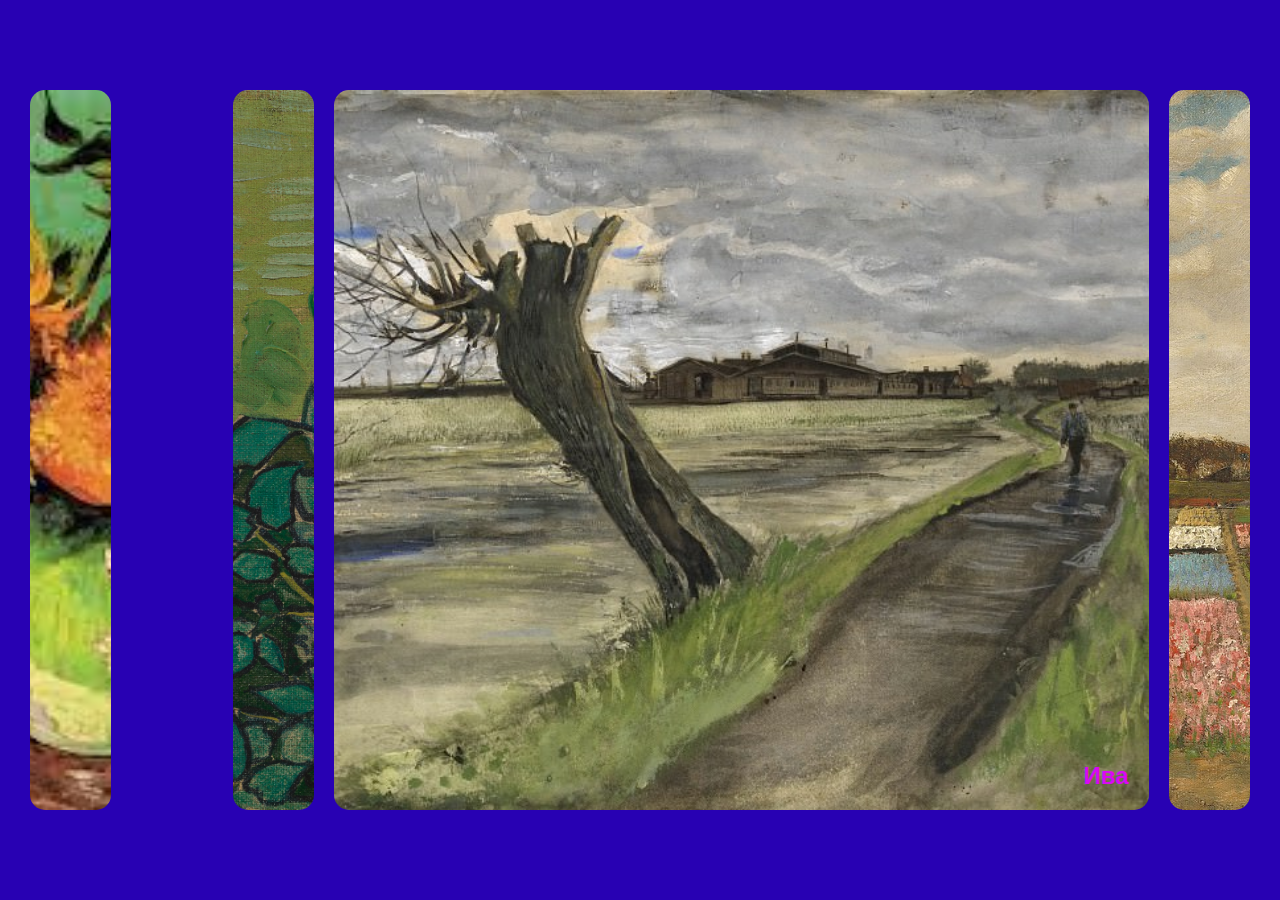
<file: lecon_1/index.html>
<!DOCTYPE html>
<html lang="en">
<head>
    <meta charset="UTF-8">
    <meta http-equiv="X-UA-Compatible" content="IE=edge">
    <meta name="viewport" content="width=device-width, initial-scale=1.0">
    <link rel="stylesheet" href="./style.css">
    <title>Document</title>
</head>
<body>
    <div class="wrapper">
        <div class="slide"
        style="background-image: url('./img/threePodsolnuxa.jpg');">
            <h3>Три подсолнуха в вазе</h3>
        </div>
        <div class="slide"
        style="background-image: url('http://vangogen.ru/wp-content/uploads/2014/06/676.jpg');">
            <h3>Дикие розы</h3>
        </div>
        <div class="slide"
        style="background-image: url('./img/roseSavage.jpg');">
            <h3>Розовые розы в вазе</h3>
        </div>
        <div class="slide active"
        style="background-image: url('./img/iva.jpg');">
            <h3>Ива</h3>
        </div>
        <div class="slide"
        style="background-image: url('./img/Bulb_Fields.jpg');">
            <h3>Луковичные поля</h3>
        </div>
    </div>
    <script src="./script.js"></script>
</body>
</html>
</file>
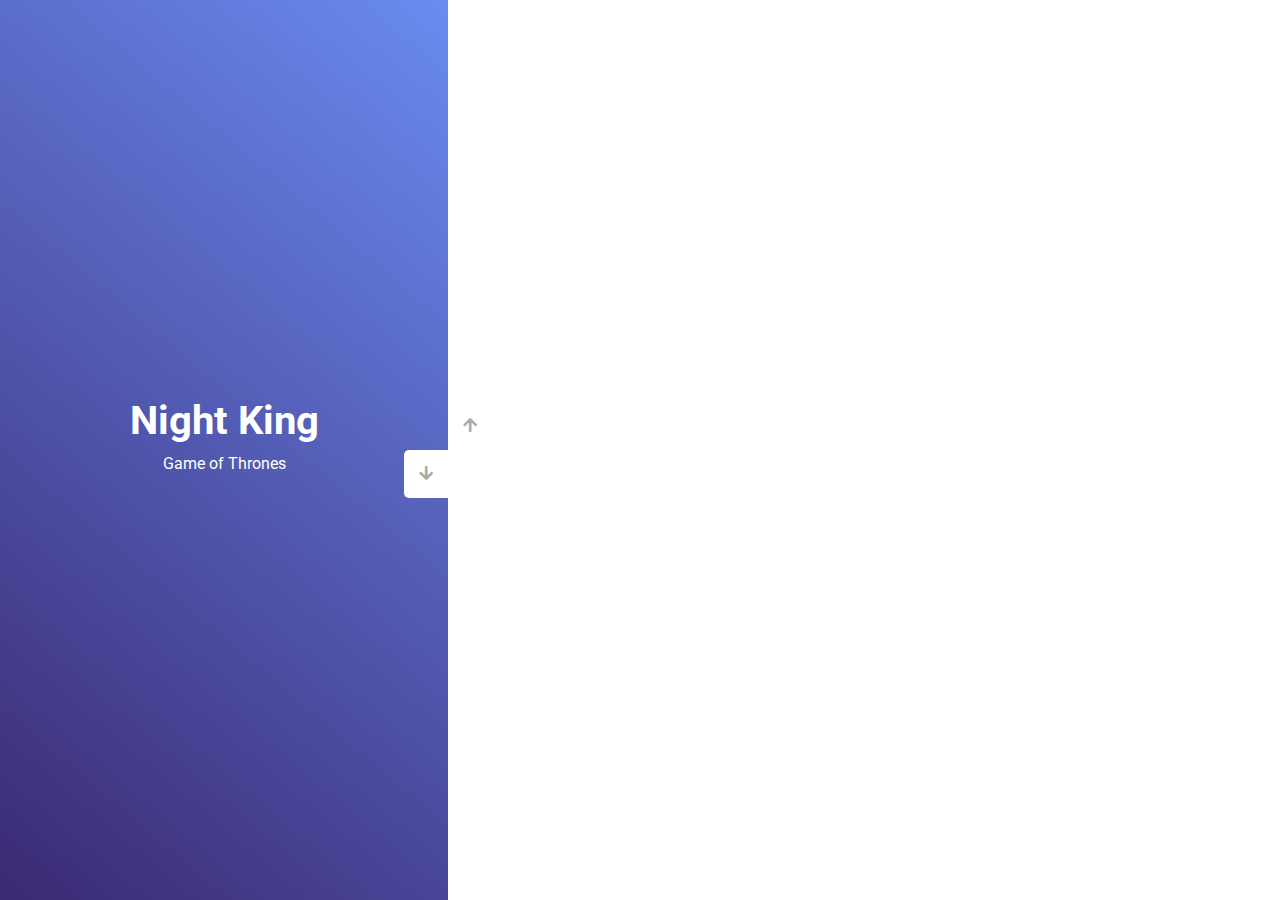
<file: lecon_3/index.html>
<!DOCTYPE html>
<html lang="en">
  <head>
    <meta charset="UTF-8" />
    <meta name="viewport" content="width=device-width, initial-scale=1.0" />
    <link
      rel="stylesheet"
      href="https://cdnjs.cloudflare.com/ajax/libs/font-awesome/5.15.1/css/all.min.css"
    />
    <link rel="stylesheet" href="style.css" />
    <title>Слайдер | Проект 3</title>
  </head>
  <body>
    <div class="container">
        <div class="sidebar">
          <div style="background: linear-gradient(229.99deg, #e9db11 -26%, #6f7023 145%);">
            <h1>Joffrey Baratheon</h1>
            <p>Game of Thrones</p>
          </div>
          <div style="background: linear-gradient(229.99deg, #139b19 -26%, #511cb4 145%);">
            <h1>Cersei Lannister</h1>
            <p>Game of Thrones</p>
          </div>
          <div style="background: linear-gradient(221.87deg, #f7f459 1%, #f6fa00 128%);">
            <h1>Jaime Lannister</h1>
            <p>Game of Thrones</p>
          </div>
          <div style="background: linear-gradient(220.16deg, #f7996e -8%, #ff330f 138%);">
            <h1>Sansa Stark</h1>
            <p>Game of Thrones</p>
          </div>
          <div style="background: linear-gradient(229.99deg, #554421 -26%, #3f1d00 145%);">
            <h1>Brandon Stark</h1>
            <p>Game of Thrones</p>
          </div>
          <div style="background: linear-gradient(215.32deg, #c03715 -1%, #350f04 124%);">
            <h1>Daenerys Targaryen</h1>
            <p>Game of Thrones</p>
          </div>
          <div style="background: linear-gradient(221.87deg, #64a9f8 1%, #0a0236 128%);">
            <h1>Jon Snow</h1>
            <p>Game of Thrones</p>
          </div>
          <div style="background: linear-gradient(220.16deg, #6d93fa -8%, #290342 138%);">
            <h1>Night King</h1>
            <p>Game of Thrones</p>
          </div>
      </div>
      <div class="main-slide">
        <div
          style="
            background-image: url('https://b1.filmpro.ru/c/532805.700xp.jpg');
          "
        ></div>
        <div
          style="
            background-image: url('https://img.rosbalt.ru/photobank/a/1/7/4/NKrdVF39-580.jpg');
          "
        ></div>
        <div
          style="
            background-image: url('https://s16.stc.yc.kpcdn.net/share/i/12/10894737/de-1200x900.jpg');
          "
        ></div>
        <div
          style="
            background-image: url('https://icdn.lenta.ru/images/2019/04/18/19/20190418194437301/square_1280_93e06c61f6bb4876f9906bc05b9f0be0.jpg');
          "
        ></div>
        <div
          style="
            background-image: url('https://img.rosbalt.ru/photobank/1/5/a/f/ydJ9xDQZ-580.jpg');
          "
        ></div>
        <div
          style="
            background-image: url('https://postmania.ru//files/products/10-140-a.800x600.jpg');
          "
        ></div>
        <div
          style="
            background-image: url('https://icdn.lenta.ru/images/2019/04/16/12/20190416125938341/square_1280_5a09b361b3c6c5be274f4a5b9e596d7e.jpg');
          "
        ></div>
        <div
        style="
            background-image: url('https://s2.stc.all.kpcdn.net/putevoditel/serialy/wp-content/uploads/2022/09/dzhek-glison-47-1024x576.jpg');
        "
      ></div>
      </div>
      <div class="controls">
        <button class="down-button">
          <i class="fas fa-arrow-down"></i>
        </button>
        <button class="up-button">
          <i class="fas fa-arrow-up"></i>
        </button>
      </div>
    </div>
  
  <script src="./script.js"></script>
  </body>
</html>
</file>
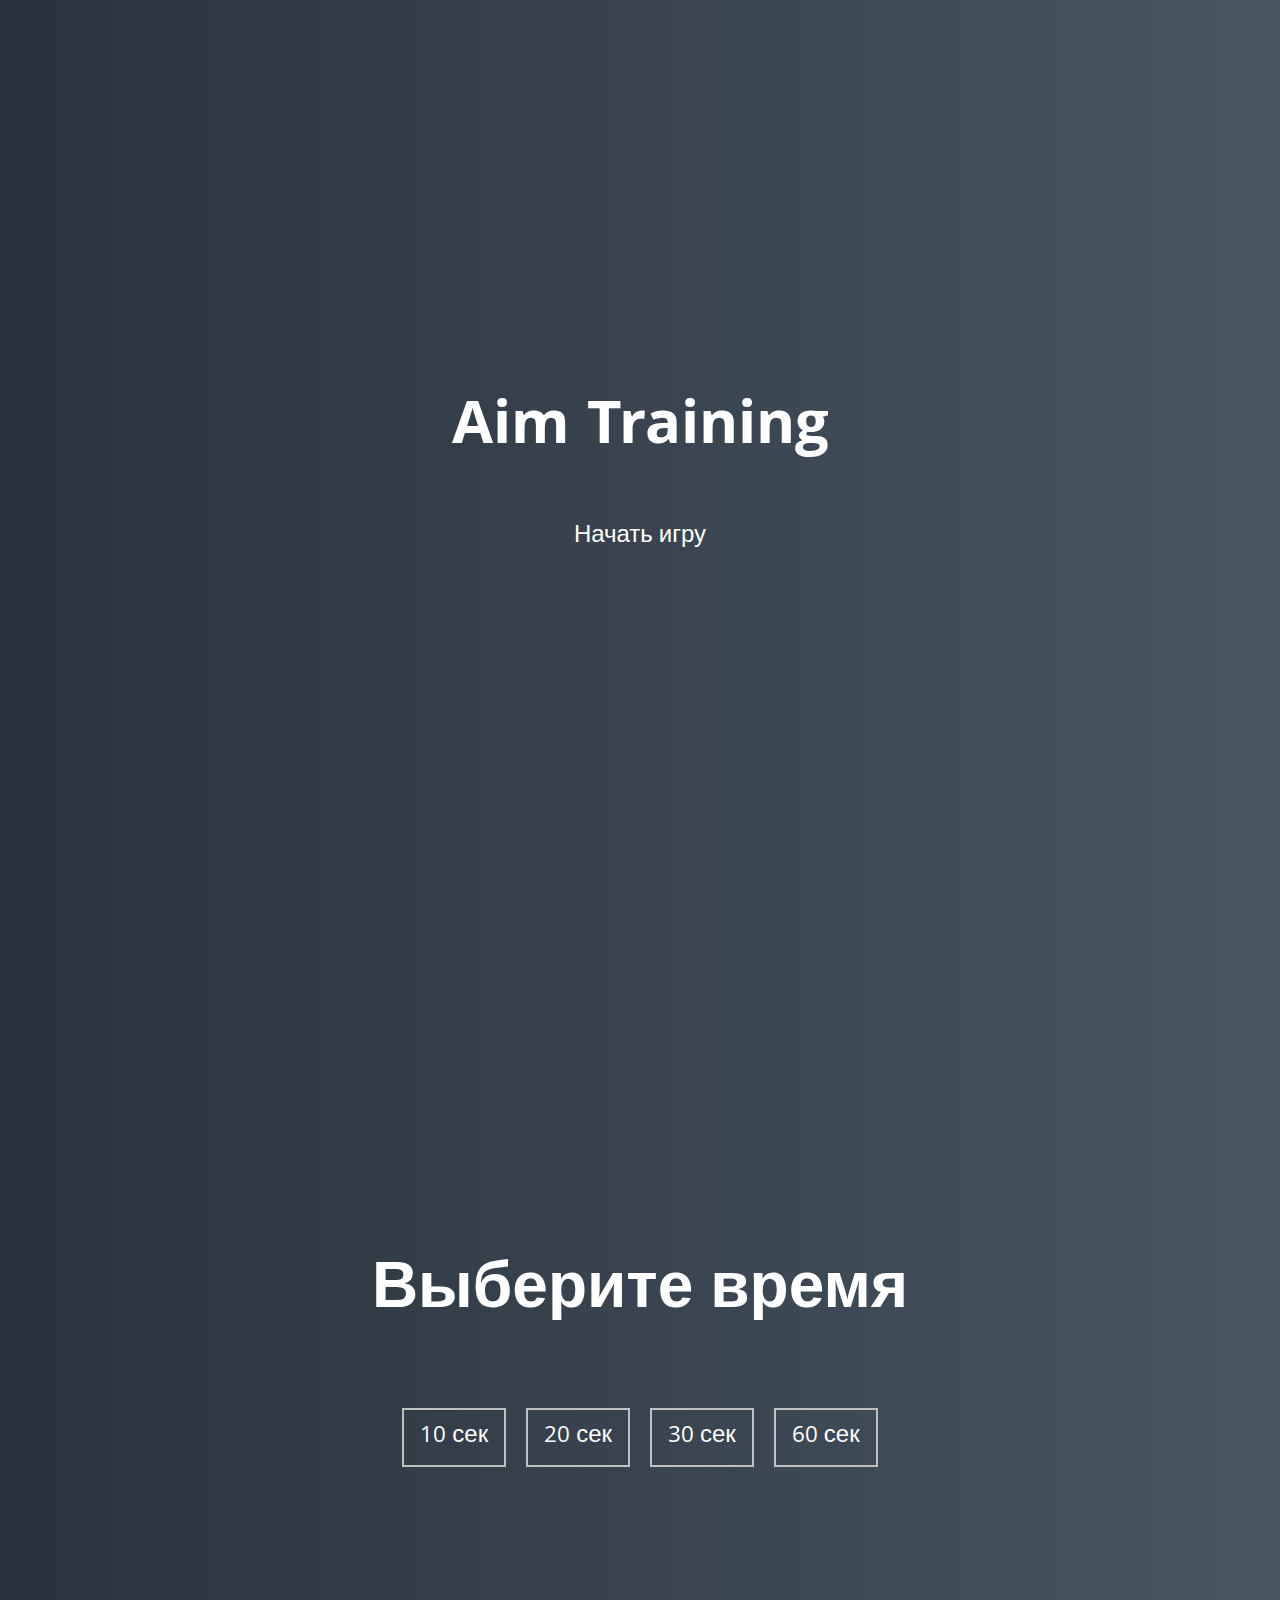
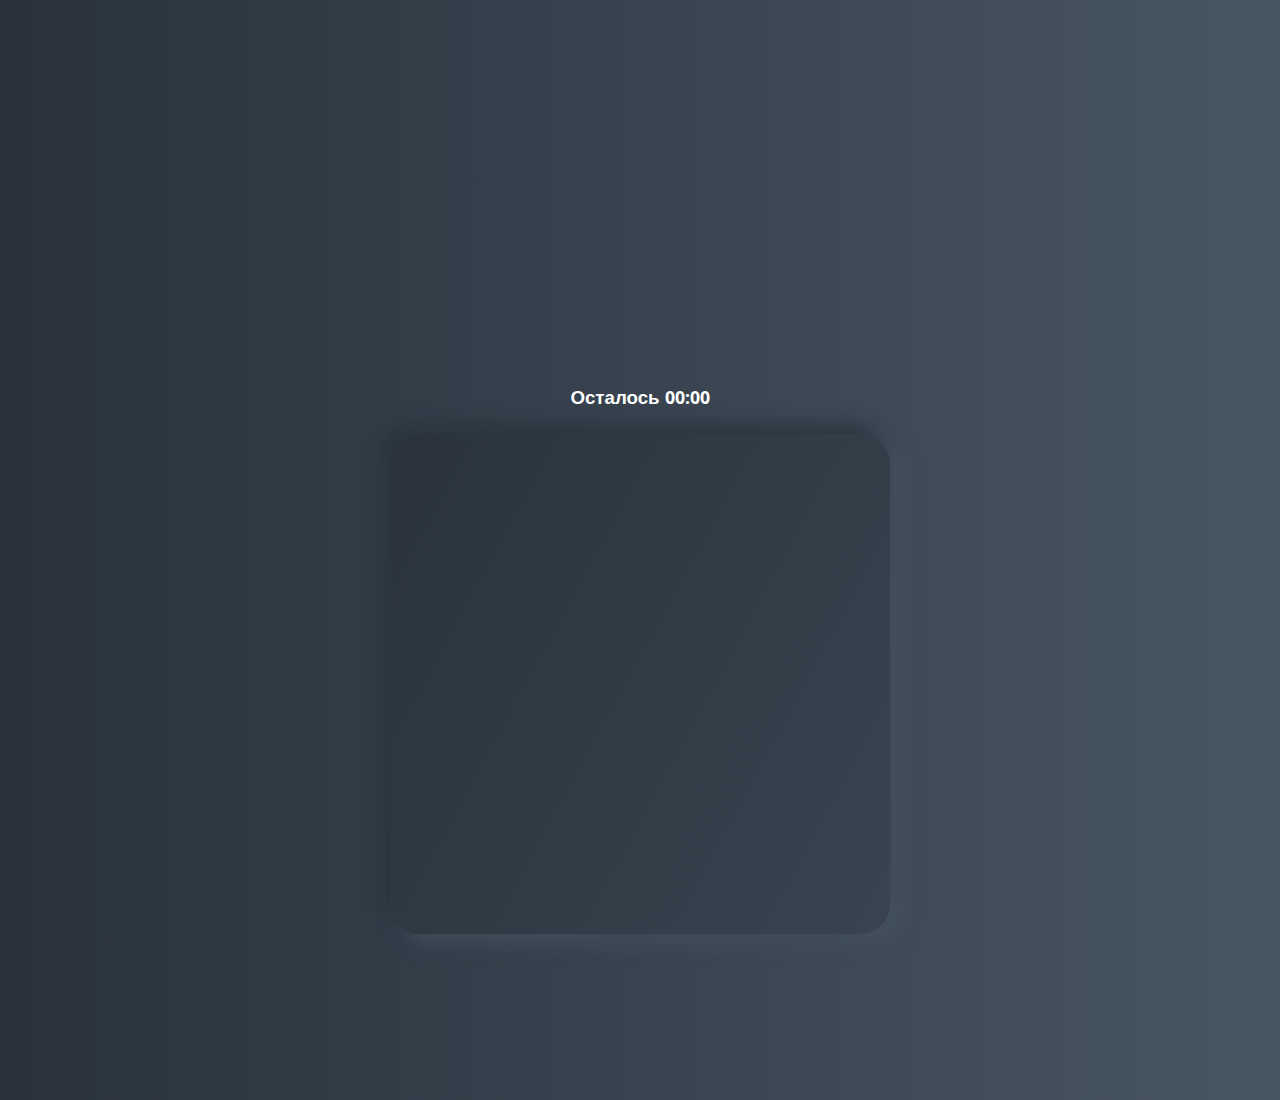
<file: lecon_5/index.html>
<!DOCTYPE html>
<html lang="en">
  <head>
    <meta charset="UTF-8" />
    <meta name="viewport" content="width=device-width, initial-scale=1.0" />
    <link rel="stylesheet" href="styles.css" />
    <title>Aim Training | Проект 5</title>
  </head>
  <body>
    <div class="screen">
      <h1>Aim Training</h1>
      <a href="#" class="start" id="start">Начать игру</a>
    </div>

    <div class="screen">
      <h1>Выберите время</h1>
      <ul class="time-list" id="time-list">
        <li>
          <button class="time-btn" data-time="10">
            10 сек
          </button>
        </li>
        <li>
          <button class="time-btn" data-time="20">
            20 сек
          </button>
        </li>
        <li>
          <button class="time-btn" data-time="30">
            30 сек
          </button>
        </li>
        <li>
          <button class="time-btn" data-time="60">
            60 сек
          </button>
        </li>
      </ul>
    </div>

    <div class="screen">
      <h3>Осталось <span id="time">00:00</span></h3>
      <div class="board" id="board"></div>
    </div>
    <script src="script.js"></script>
  </body>
</html>
</file>
<file: lecon_1/style.css>
body{
    font-family: 'Muli', sans-serif;
    overflow: hidden;
    margin: 0;
    background: rgb(40, 1, 179);
    height: 100vh;
    display: flex;
    justify-content: center;
    align-items: center;
}

.wrapper{
    width: 100%;
    display: flex;
    padding: 0 20px;
}

.slide{
    height: 80vh;
    border-radius: 15px;
    margin: 10px;
    cursor: pointer;
    color: rgb(217, 9, 245);
    flex: 1;
    background-size: cover;
    background-position: center;
    background-repeat: no-repeat;
    position: relative;
    transition: all 500ms ease-in-out;
}

.slide h3{
position: absolute;
font-size: 24px;
bottom: 20px;
right: 20px;
margin: 0;
opacity: 0;
}

.slide.active{
    flex: 10;
}

.slide.active h3{
    opacity: 1;
    transition: opacity 0.3s ease-in  0.7s;
}
</file>
<file: lecon_3/style.css>
@import url('https://fonts.googleapis.com/css?family=Roboto&display=swap');

* {
  box-sizing: border-box;
  margin: 0;
  padding: 0;
}

body {
  font-family: 'Roboto', sans-serif;
  height: 100vh;
}

.container {
  position: relative;
  overflow: hidden;
  width: 100vw;
  height: 100vh;
}

.sidebar {
  height: 100%;
  width: 35%;
  position: absolute;
  top: 0;
  left: 0;
  transition: transform 0.5s ease-in-out;
}

.sidebar > div {
  height: 100%;
  width: 100%;
  display: flex;
  flex-direction: column;
  align-items: center;
  justify-content: center;
  color: #fff;
}

.sidebar h1 {
  font-size: 40px;
  margin-bottom: 10px;
  margin-top: -30px;
}

.main-slide {
  height: 100%;
  position: absolute;
  top: 0;
  left: 35%;
  width: 65%;
  transition: transform 0.5s ease-in-out;
}

.main-slide > div {
  background-repeat: no-repeat;
  background-size: cover;
  background-position: center center;
  height: 100%;
  width: 100%;
}

button {
  background-color: #fff;
  border: none;
  color: #aaa;
  cursor: pointer;
  font-size: 16px;
  padding: 15px;
}

button:hover {
  color: #222;
}

button:focus {
  outline: none;
}

.container .controls button {
  position: absolute;
  left: 35%;
  top: 50%;
  z-index: 100;
}

.container .controls .down-button {
  transform: translateX(-100%);
  border-top-left-radius: 5px;
  border-bottom-left-radius: 5px;
}

.container .controls .up-button {
  transform: translateY(-100%);
  border-top-right-radius: 5px;
  border-bottom-right-radius: 5px;
}
</file>
<file: lecon_5/styles.css>
@import url('https://fonts.googleapis.com/css?family=Khula&display=swap');

* {
  box-sizing: border-box;
}

body {
  color: #fff;
  font-family: 'Khula', sans-serif;
  height: 100vh;
  overflow: hidden;
  margin: 0;
  text-align: center;
}

a {
  color: #fff;
  text-decoration: none;
}

a:hover {
  color: #16D9E3;
}

.start {
  font-size: 1.5rem;
}

h1 {
  line-height: 1.4;
  font-size: 4rem;
}

.screen {
  display: flex;
  flex-direction: column;
  align-items: center;
  justify-content: center;
  height: 100vh;
  width: 100vw;
  transition: margin 0.5s ease-out;
  background: linear-gradient(90deg, #29323C 0%, #485563 100%);
}

.screen.up {
  margin-top: -100vh;
}

.time-list {
  display: flex;
  flex-wrap: wrap;
  justify-content: center;
  list-style: none;
  padding: 0;
}

.time-list li {
  margin: 10px;
}

.time-btn {
  background-color: transparent;
  border: 2px solid #C0C0C0;
  color: #fff;
  cursor: pointer;
  font-family: inherit;
  padding: .5rem 1rem;
  font-size: 1.5rem;
}

.time-btn:hover {
  border: 2px solid #16D9E3;
  color: #16D9E3;
}

.hide {
  opacity: 0;
}

.primary {
  color: #16D9E3;
}

.board {
  display: flex;
  justify-content: center;
  align-items: center;
  position: relative;
  width: 500px;
  height: 500px;
  background: linear-gradient(118.38deg, #29323C -4.6%, #485563 200.44%);
  box-shadow: -8px -8px 20px #2A333D, 10px 7px 20px #475462;
  border-radius: 30px;
  overflow: hidden;
}

.circle {
  background: linear-gradient(90deg, #16D9E3 0%, #30C7EC 47%, #46AEF7 100%);
  position: absolute;
  border-radius: 50%;
  cursor: pointer;
}
</file>
